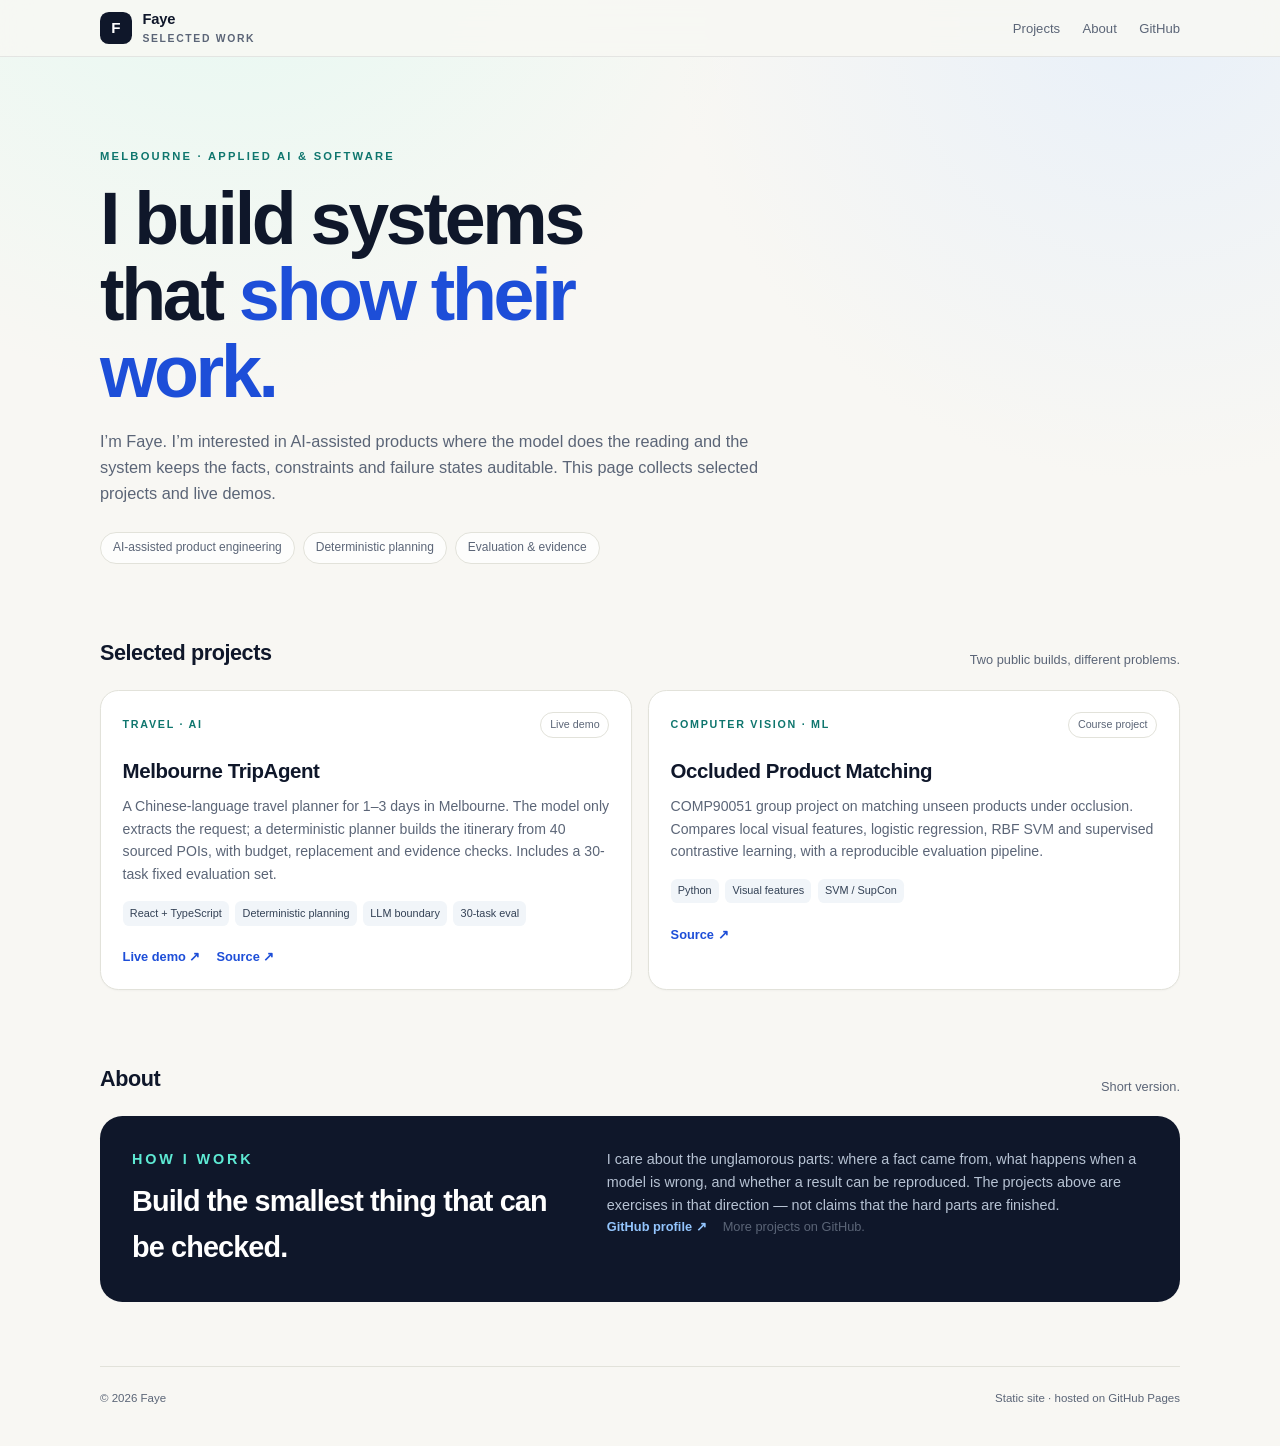
<file: index.html>
<!doctype html>
<html lang="en">
  <head>
    <meta charset="utf-8" />
    <meta name="viewport" content="width=device-width, initial-scale=1" />
    <title>Faye — Selected work</title>
    <meta
      name="description"
      content="Selected projects by Faye: Melbourne TripAgent and occluded product matching."
    />
    <meta property="og:title" content="Faye — Selected work" />
    <meta
      property="og:description"
      content="AI travel planning, computer vision and applied machine learning projects."
    />
    <meta property="og:type" content="website" />
    <style>
      :root {
        color-scheme: light;
        --ink: #0f172a;
        --muted: #5b6577;
        --paper: #f8f7f3;
        --card: #ffffff;
        --line: #e2e2da;
        --blue: #1d4ed8;
        --teal: #0f766e;
        --coral: #c2410c;
      }
      * { box-sizing: border-box; }
      html { scroll-behavior: smooth; }
      body {
        margin: 0;
        background:
          radial-gradient(circle at 18% -10%, rgb(204 251 241 / 45%), transparent 34rem),
          radial-gradient(circle at 90% 0%, rgb(219 234 254 / 55%), transparent 30rem),
          var(--paper);
        color: var(--ink);
        font-family: -apple-system, BlinkMacSystemFont, "Segoe UI", "PingFang SC", "Microsoft YaHei", sans-serif;
        line-height: 1.6;
      }
      a { color: inherit; }
      .wrap { width: min(1080px, calc(100% - 2.5rem)); margin: 0 auto; }
      header {
        position: sticky; top: 0; z-index: 10;
        border-bottom: 1px solid rgb(15 23 42 / 8%);
        background: rgb(248 247 243 / 88%);
        backdrop-filter: blur(14px);
      }
      .nav { display: flex; align-items: center; justify-content: space-between; gap: 1rem; height: 3.5rem; }
      .brand { display: flex; align-items: center; gap: 0.65rem; text-decoration: none; }
      .mark {
        display: grid; place-items: center; width: 2rem; height: 2rem; border-radius: 0.55rem;
        background: var(--ink); color: #fff; font-weight: 800; font-size: 0.95rem;
      }
      .brand strong { display: block; font-size: 0.92rem; letter-spacing: -0.01em; }
      .brand small { display: block; color: var(--muted); font-size: 0.65rem; letter-spacing: 0.16em; font-weight: 700; }
      nav { display: flex; gap: 1.4rem; font-size: 0.82rem; color: var(--muted); }
      nav a { text-decoration: none; }
      nav a:hover { color: var(--ink); }
      main { padding: 5rem 0 4rem; }
      .eyebrow { color: var(--teal); font-size: 0.7rem; font-weight: 800; letter-spacing: 0.2em; }
      h1 {
        margin: 0.9rem 0 1.1rem;
        font-size: clamp(2.4rem, 6vw, 4.6rem);
        line-height: 1.04;
        letter-spacing: -0.045em;
        max-width: 14ch;
      }
      h1 span { color: var(--blue); }
      .intro { max-width: 44rem; color: var(--muted); font-size: 1.02rem; }
      .intro strong { color: var(--ink); font-weight: 650; }
      .meta { display: flex; flex-wrap: wrap; gap: 0.5rem; margin-top: 1.6rem; }
      .pill {
        border: 1px solid var(--line); background: rgb(255 255 255 / 75%);
        border-radius: 999px; padding: 0.35rem 0.75rem; font-size: 0.75rem; color: var(--muted);
      }
      .section-head { display: flex; align-items: end; justify-content: space-between; gap: 1rem; margin: 4.5rem 0 1.2rem; }
      .section-head h2 { margin: 0; font-size: 1.35rem; letter-spacing: -0.02em; }
      .section-head p { margin: 0; color: var(--muted); font-size: 0.8rem; }
      .grid { display: grid; gap: 1rem; grid-template-columns: repeat(2, minmax(0, 1fr)); }
      .card {
        display: flex; flex-direction: column; min-height: 100%;
        border: 1px solid var(--line); border-radius: 1.15rem; background: var(--card);
        padding: 1.35rem; text-decoration: none; color: inherit;
        box-shadow: 0 1px 2px rgb(15 23 42 / 3%);
        transition: transform 160ms ease, box-shadow 160ms ease, border-color 160ms ease;
      }
      .card:hover { transform: translateY(-2px); border-color: #cbd5e1; box-shadow: 0 16px 40px rgb(15 23 42 / 8%); }
      .card .topline { display: flex; align-items: center; justify-content: space-between; gap: 1rem; }
      .kicker { font-size: 0.67rem; font-weight: 800; letter-spacing: 0.16em; color: var(--teal); }
      .status { font-size: 0.67rem; color: var(--muted); border: 1px solid var(--line); border-radius: 999px; padding: 0.2rem 0.55rem; }
      .card h3 { margin: 1.1rem 0 0.45rem; font-size: 1.28rem; letter-spacing: -0.02em; }
      .card p { margin: 0; color: var(--muted); font-size: 0.88rem; }
      .tags { display: flex; flex-wrap: wrap; gap: 0.4rem; margin-top: 1rem; }
      .tag { font-size: 0.68rem; color: #334155; background: #f1f5f9; border-radius: 0.4rem; padding: 0.22rem 0.45rem; }
      .links { display: flex; flex-wrap: wrap; gap: 1rem; margin-top: 1.35rem; font-size: 0.8rem; font-weight: 700; }
      .links a { color: var(--blue); text-decoration: none; display: inline-flex; gap: 0.3rem; align-items: center; }
      .links a:hover { text-decoration: underline; text-underline-offset: 3px; }
      .links .muted { color: var(--muted); font-weight: 500; }
      .about {
        display: grid; grid-template-columns: 0.9fr 1.1fr; gap: 2rem;
        margin-top: 1rem; padding: 2rem; border-radius: 1.4rem;
        background: var(--ink); color: #e2e8f0;
      }
      .about h2 { margin: 0.4rem 0 0; color: #fff; font-size: 1.8rem; letter-spacing: -0.03em; }
      .about p { margin: 0; color: #b6c2d3; font-size: 0.9rem; }
      .about .eyebrow { color: #5eead4; }
      .about .links { margin-top: 0; align-content: start; }
      .about .links a { color: #93c5fd; }
      footer { border-top: 1px solid var(--line); padding: 1.4rem 0 2.4rem; color: var(--muted); font-size: 0.72rem; display: flex; flex-wrap: wrap; gap: 0.5rem 1.5rem; justify-content: space-between; }
      @media (max-width: 760px) {
        nav { display: none; }
        main { padding-top: 3rem; }
        .grid, .about { grid-template-columns: 1fr; }
        .section-head { margin-top: 3rem; }
      }
    </style>
  </head>
  <body>
    <header>
      <div class="wrap nav">
        <a class="brand" href="/">
          <span class="mark">F</span>
          <span><strong>Faye</strong><small>SELECTED WORK</small></span>
        </a>
        <nav aria-label="Sections">
          <a href="#projects">Projects</a>
          <a href="#about">About</a>
          <a href="https://github.com/zFaye-B101" rel="noreferrer" target="_blank">GitHub</a>
        </nav>
      </div>
    </header>

    <main class="wrap">
      <p class="eyebrow">MELBOURNE · APPLIED AI &amp; SOFTWARE</p>
      <h1>I build systems that <span>show their work.</span></h1>
      <p class="intro">
        I’m Faye. I’m interested in AI-assisted products where the model does the
        reading and the system keeps the facts, constraints and failure states
        auditable. This page collects selected projects and live demos.
      </p>
      <div class="meta">
        <span class="pill">AI-assisted product engineering</span>
        <span class="pill">Deterministic planning</span>
        <span class="pill">Evaluation &amp; evidence</span>
      </div>

      <section id="projects">
        <div class="section-head">
          <h2>Selected projects</h2>
          <p>Two public builds, different problems.</p>
        </div>
        <div class="grid">
          <article class="card">
            <div class="topline">
              <span class="kicker">TRAVEL · AI</span>
              <span class="status">Live demo</span>
            </div>
            <h3>Melbourne TripAgent</h3>
            <p>
              A Chinese-language travel planner for 1–3 days in Melbourne. The
              model only extracts the request; a deterministic planner builds
              the itinerary from 40 sourced POIs, with budget, replacement and
              evidence checks. Includes a 30-task fixed evaluation set.
            </p>
            <div class="tags">
              <span class="tag">React + TypeScript</span>
              <span class="tag">Deterministic planning</span>
              <span class="tag">LLM boundary</span>
              <span class="tag">30-task eval</span>
            </div>
            <div class="links">
              <a href="https://zfaye-b101.github.io/melbourne-tripagent/" target="_blank" rel="noreferrer">Live demo ↗</a>
              <a href="https://github.com/zFaye-B101/melbourne-tripagent" target="_blank" rel="noreferrer">Source ↗</a>
            </div>
          </article>

          <article class="card">
            <div class="topline">
              <span class="kicker">COMPUTER VISION · ML</span>
              <span class="status">Course project</span>
            </div>
            <h3>Occluded Product Matching</h3>
            <p>
              COMP90051 group project on matching unseen products under
              occlusion. Compares local visual features, logistic regression,
              RBF SVM and supervised contrastive learning, with a reproducible
              evaluation pipeline.
            </p>
            <div class="tags">
              <span class="tag">Python</span>
              <span class="tag">Visual features</span>
              <span class="tag">SVM / SupCon</span>
            </div>
            <div class="links">
              <a href="https://github.com/zFaye-B101/occluded-product-matching" target="_blank" rel="noreferrer">Source ↗</a>
            </div>
          </article>
        </div>
      </section>

      <section id="about">
        <div class="section-head">
          <h2>About</h2>
          <p>Short version.</p>
        </div>
        <div class="about">
          <div>
            <p class="eyebrow">HOW I WORK</p>
            <h2>Build the smallest thing that can be checked.</h2>
          </div>
          <div>
            <p>
              I care about the unglamorous parts: where a fact came from, what
              happens when a model is wrong, and whether a result can be
              reproduced. The projects above are exercises in that direction —
              not claims that the hard parts are finished.
            </p>
            <div class="links">
              <a href="https://github.com/zFaye-B101" target="_blank" rel="noreferrer">GitHub profile ↗</a>
              <span class="muted">More projects on GitHub.</span>
            </div>
          </div>
        </div>
      </section>
    </main>

    <footer class="wrap">
      <span>© 2026 Faye</span>
      <span>Static site · hosted on GitHub Pages</span>
    </footer>
  </body>
</html>
</file>
